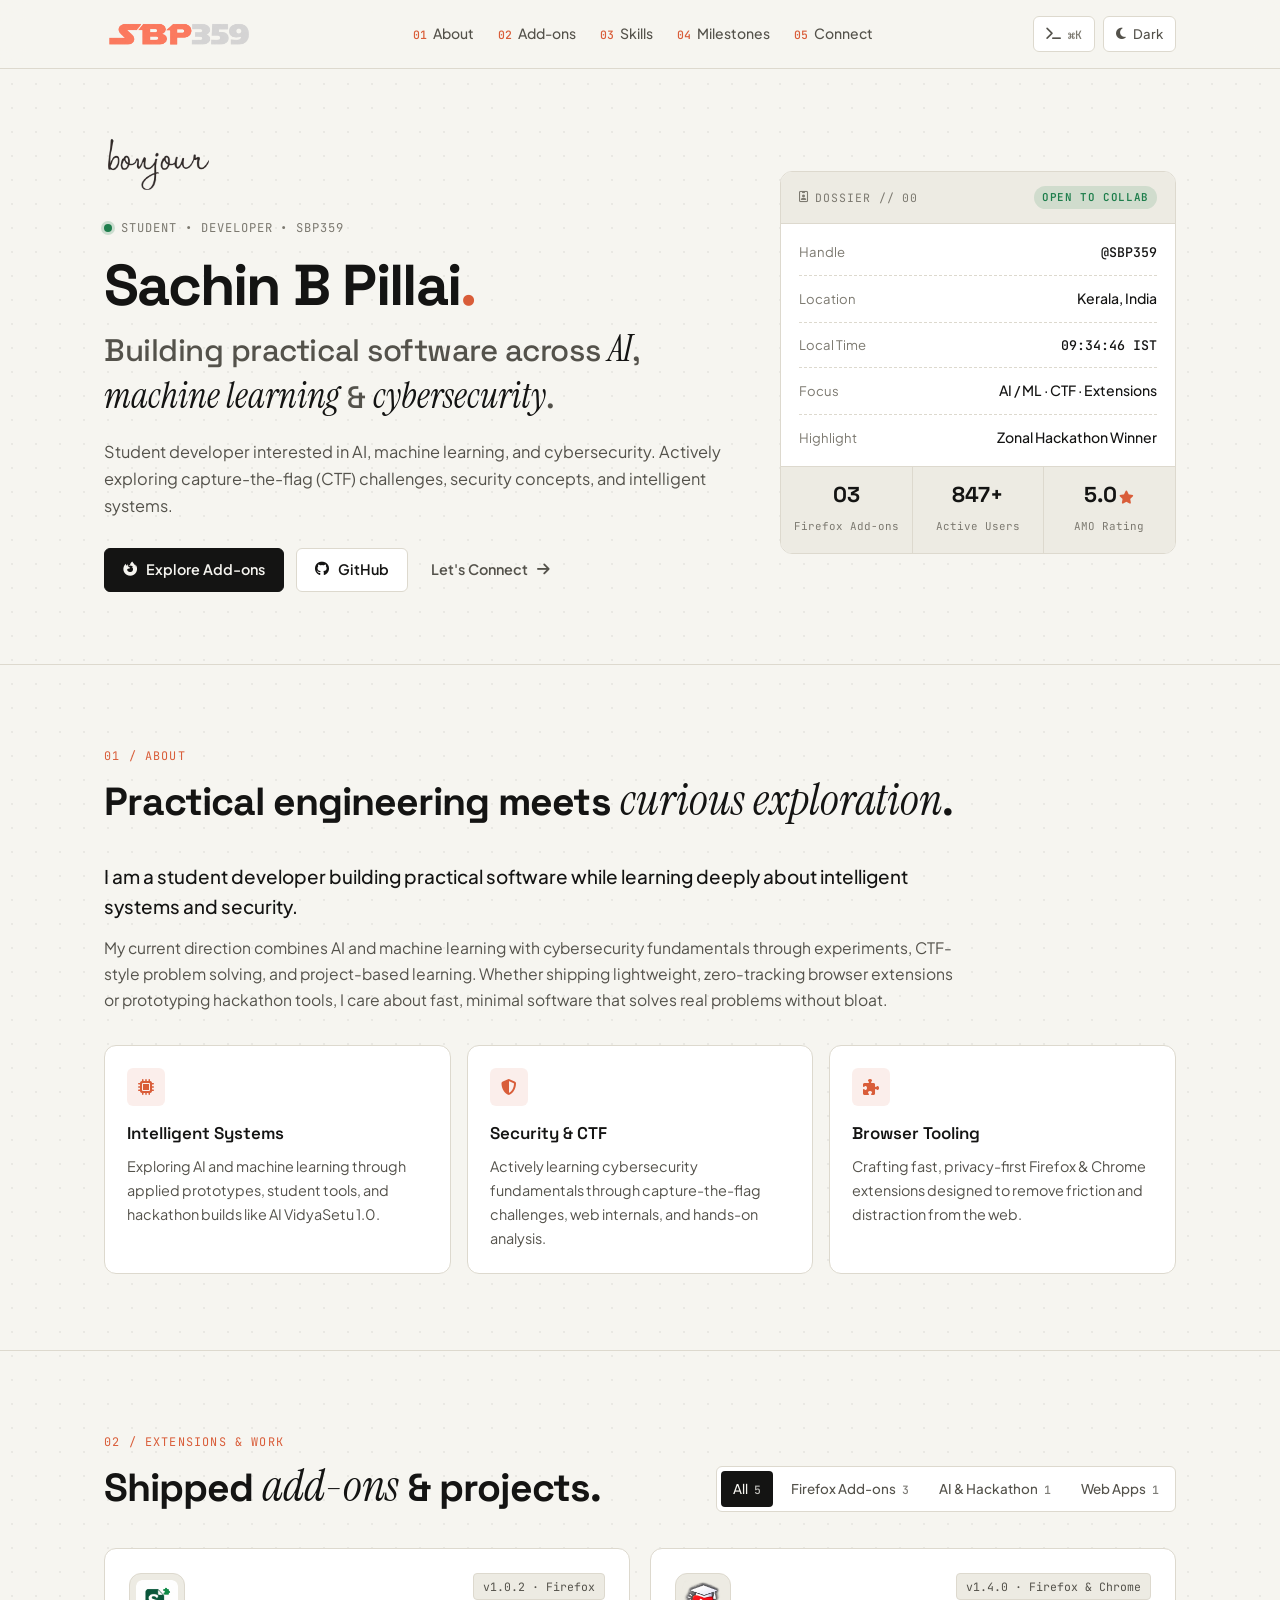
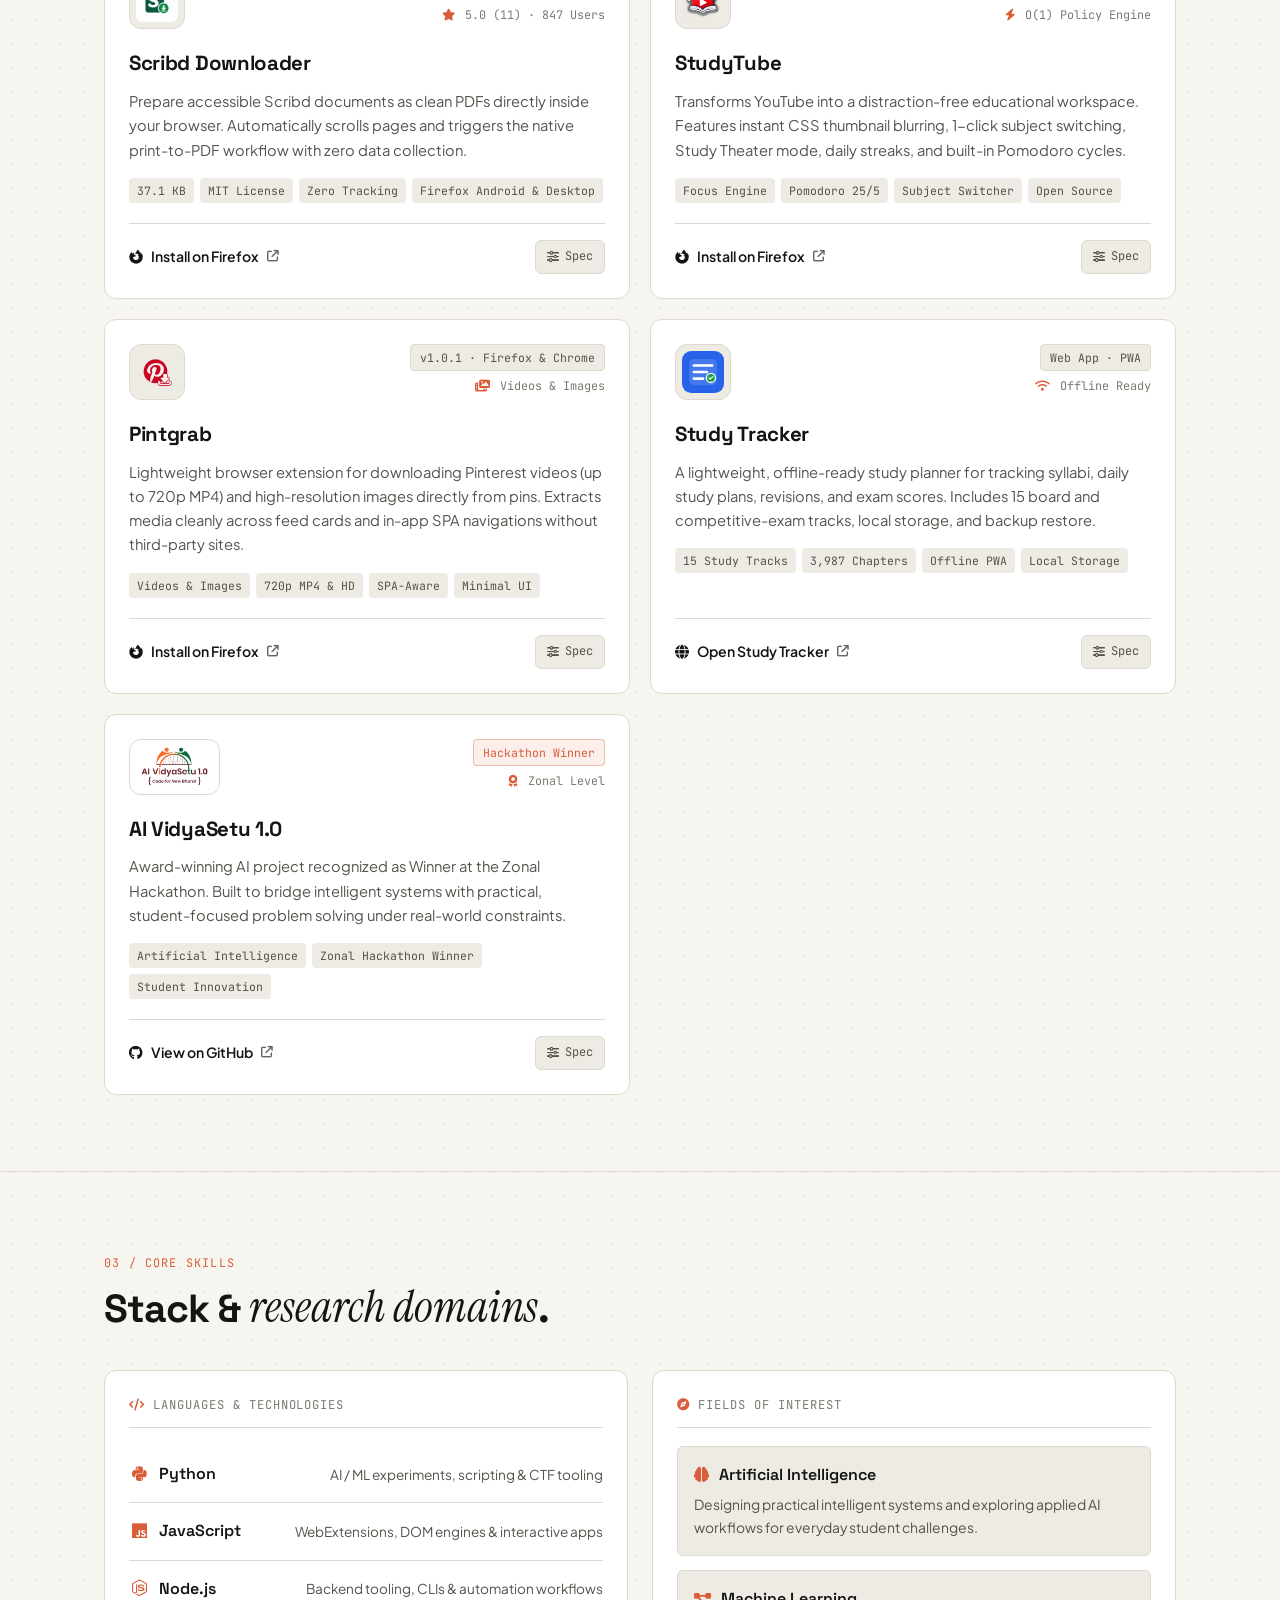
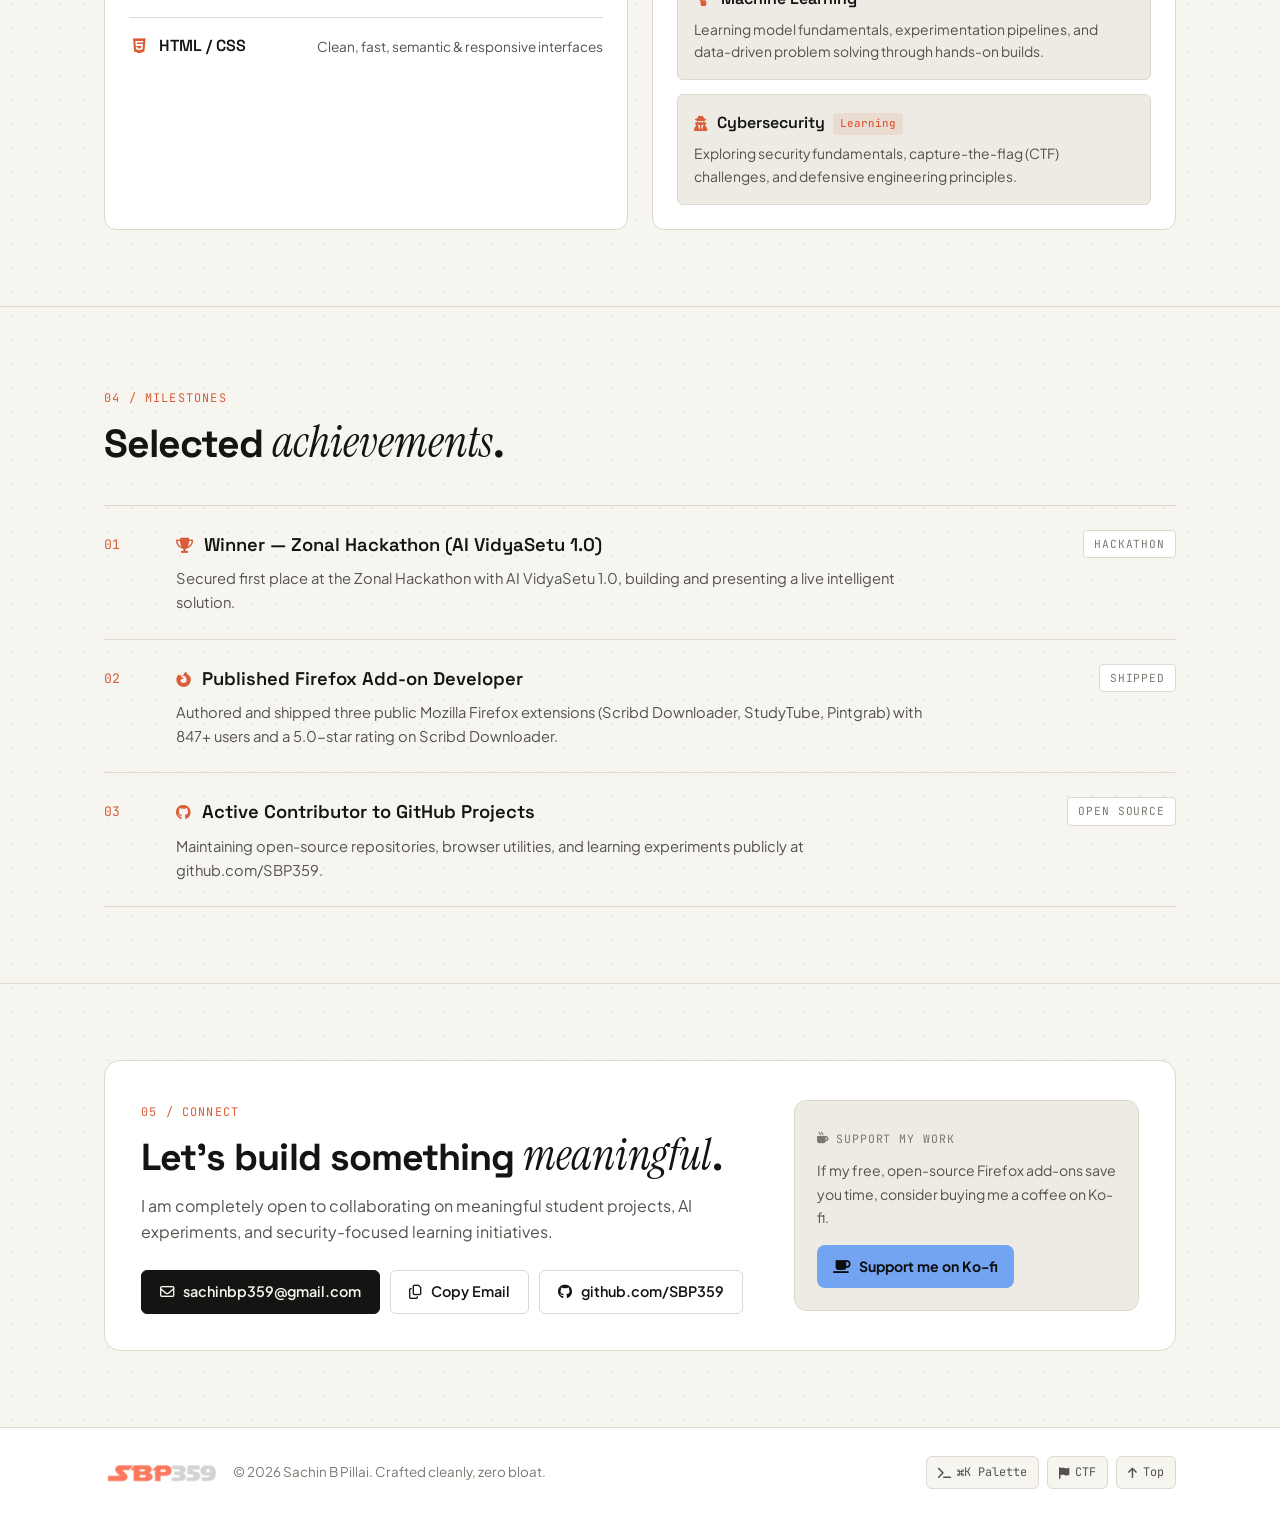
<file: index.html>
<!DOCTYPE html>
<html lang="en" data-theme="dark">
<head>
  <meta charset="UTF-8" />
  <meta name="viewport" content="width=device-width, initial-scale=1.0" />
  <title>Sachin B Pillai (SBP359) — Student Developer · AI &amp; Security</title>
  <meta name="description" content="Sachin B Pillai (SBP359) — Student developer building practical software across AI, machine learning, cybersecurity, and browser extensions." />
  <link rel="icon" href="assets/ico.ico" type="image/x-icon" />

  <!-- Distinctive Editorial & Technical Fonts -->
  <link rel="preconnect" href="https://fonts.googleapis.com" />
  <link rel="preconnect" href="https://fonts.gstatic.com" crossorigin />
  <link href="https://fonts.googleapis.com/css2?family=Instrument+Serif:ital@0;1&family=JetBrains+Mono:wght@400;500;600&family=Plus+Jakarta+Sans:wght@400;500;600;700&family=Space+Grotesk:wght@500;600;700&display=swap" rel="stylesheet" />

  <!-- Font Awesome 6 -->
  <link rel="stylesheet" href="https://cdnjs.cloudflare.com/ajax/libs/font-awesome/6.5.2/css/all.min.css" />

  <link rel="stylesheet" href="css/style.css" />
</head>
<body>
  <!-- Scroll Reading Progress Hairline -->
  <div class="scroll-progress" id="scroll-progress" aria-hidden="true"></div>

  <!-- Top Navigation -->
  <header class="site-header" id="top">
    <div class="container header-inner">
      <a href="#top" class="brand-link" aria-label="SBP359 Home">
        <img src="assets/sbp.png" alt="SBP359" class="brand-logo" />
      </a>

      <nav class="main-nav" aria-label="Primary navigation">
        <a href="#about" class="nav-link"><span class="nav-idx">01</span> About</a>
        <a href="#addons" class="nav-link"><span class="nav-idx">02</span> Add-ons</a>
        <a href="#skills" class="nav-link"><span class="nav-idx">03</span> Skills</a>
        <a href="#achievements" class="nav-link"><span class="nav-idx">04</span> Milestones</a>
        <a href="#connect" class="nav-link"><span class="nav-idx">05</span> Connect</a>
      </nav>

      <div class="header-actions">
        <button type="button" class="icon-pill cmd-trigger" id="cmd-open-btn" title="Open Command Palette (Ctrl+K / ⌘K)" aria-label="Open Command Palette">
          <i class="fa-solid fa-terminal"></i>
          <span class="kbd-hint">⌘K</span>
        </button>

        <button type="button" class="icon-pill theme-toggle" id="theme-toggle" title="Toggle Light / Dark Theme (T)" aria-label="Toggle Light or Dark Theme">
          <i class="fa-solid fa-sun" id="theme-icon"></i>
          <span class="theme-label" id="theme-label">Light</span>
        </button>

        <button type="button" class="icon-pill mobile-menu-btn" id="mobile-menu-btn" aria-label="Open menu" aria-expanded="false">
          <i class="fa-solid fa-bars"></i>
        </button>
      </div>
    </div>

    <!-- Mobile Navigation Drawer -->
    <div class="mobile-nav" id="mobile-nav" hidden>
      <div class="container mobile-nav-inner">
        <a href="#about" class="mobile-nav-link"><span>01</span> About Me</a>
        <a href="#addons" class="mobile-nav-link"><span>02</span> Add-ons &amp; Work</a>
        <a href="#skills" class="mobile-nav-link"><span>03</span> Core Skills</a>
        <a href="#achievements" class="mobile-nav-link"><span>04</span> Milestones</a>
        <a href="#connect" class="mobile-nav-link"><span>05</span> Let's Connect</a>
      </div>
    </div>
  </header>

  <main>
    <!-- HERO SECTION -->
    <section class="hero-section">
      <div class="container hero-grid">
        <div class="hero-copy">
          <div class="bonjour-wrap" aria-label="Bonjour">
            <img src="assets/bonjour_dark.png" alt="Bonjour" class="bonjour-img bonjour-dark" />
            <img src="assets/bonjour_light.png" alt="Bonjour" class="bonjour-img bonjour-light" />
          </div>

          <div class="eyebrow-row">
            <span class="status-dot" aria-hidden="true"></span>
            <span class="mono-tag">STUDENT &bull; DEVELOPER &bull; SBP359</span>
          </div>

          <h1 class="hero-title">
            Sachin B Pillai<span class="accent-dot">.</span>
            <span class="hero-subtitle-line">
              Building practical software across
              <em class="serif-em">AI</em>, <em class="serif-em">machine learning</em> &amp; <em class="serif-em">cybersecurity</em>.
            </span>
          </h1>

          <p class="hero-lead">
            Student developer interested in AI, machine learning, and cybersecurity. Actively exploring capture-the-flag (CTF) challenges, security concepts, and intelligent systems.
          </p>

          <div class="hero-cta-row">
            <a href="#addons" class="btn btn-primary">
              <i class="fa-brands fa-firefox-browser"></i>
              <span>Explore Add-ons</span>
            </a>
            <a href="https://github.com/SBP359" target="_blank" rel="noopener noreferrer" class="btn btn-outline">
              <i class="fa-brands fa-github"></i>
              <span>GitHub</span>
            </a>
            <a href="#connect" class="btn btn-ghost">
              <span>Let's Connect</span>
              <i class="fa-solid fa-arrow-right"></i>
            </a>
          </div>
        </div>

        <!-- Architectural Dossier Card -->
        <aside class="dossier-card" aria-label="Developer Dossier">
          <div class="dossier-header">
            <span class="mono-label"><i class="fa-regular fa-id-badge"></i> DOSSIER // 00</span>
            <span class="mono-badge live-badge">OPEN TO COLLAB</span>
          </div>

          <div class="dossier-rows">
            <div class="dossier-row">
              <span class="dossier-key">Handle</span>
              <span class="dossier-val mono">@SBP359</span>
            </div>
            <div class="dossier-row">
              <span class="dossier-key">Location</span>
              <span class="dossier-val">Kerala, India</span>
            </div>
            <div class="dossier-row">
              <span class="dossier-key">Local Time</span>
              <span class="dossier-val mono" id="ist-clock">--:--:-- IST</span>
            </div>
            <div class="dossier-row">
              <span class="dossier-key">Focus</span>
              <span class="dossier-val">AI / ML &middot; CTF &middot; Extensions</span>
            </div>
            <div class="dossier-row">
              <span class="dossier-key">Highlight</span>
              <span class="dossier-val">Zonal Hackathon Winner</span>
            </div>
          </div>

          <div class="dossier-metrics">
            <div class="metric-cell">
              <span class="metric-num">03</span>
              <span class="metric-lbl">Firefox Add-ons</span>
            </div>
            <div class="metric-cell">
              <span class="metric-num">847+</span>
              <span class="metric-lbl">Active Users</span>
            </div>
            <div class="metric-cell">
              <span class="metric-num">5.0<i class="fa-solid fa-star metric-star"></i></span>
              <span class="metric-lbl">AMO Rating</span>
            </div>
          </div>
        </aside>
      </div>
    </section>

    <!-- 01 / ABOUT SECTION -->
    <section class="section" id="about">
      <div class="container">
        <div class="section-head">
          <span class="section-index">01 / ABOUT</span>
          <h2 class="section-title">Practical engineering meets <em class="serif-em">curious exploration</em>.</h2>
        </div>

        <div class="about-grid">
          <div class="about-prose">
            <p class="lead-paragraph">
              I am a student developer building practical software while learning deeply about intelligent systems and security.
            </p>
            <p class="body-paragraph">
              My current direction combines AI and machine learning with cybersecurity fundamentals through experiments, CTF-style problem solving, and project-based learning. Whether shipping lightweight, zero-tracking browser extensions or prototyping hackathon tools, I care about fast, minimal software that solves real problems without bloat.
            </p>
          </div>

          <div class="pillars-grid">
            <article class="pillar-item">
              <div class="pillar-icon"><i class="fa-solid fa-microchip"></i></div>
              <h3>Intelligent Systems</h3>
              <p>Exploring AI and machine learning through applied prototypes, student tools, and hackathon builds like AI VidyaSetu 1.0.</p>
            </article>
            <article class="pillar-item">
              <div class="pillar-icon"><i class="fa-solid fa-shield-halved"></i></div>
              <h3>Security &amp; CTF</h3>
              <p>Actively learning cybersecurity fundamentals through capture-the-flag challenges, web internals, and hands-on analysis.</p>
            </article>
            <article class="pillar-item">
              <div class="pillar-icon"><i class="fa-solid fa-puzzle-piece"></i></div>
              <h3>Browser Tooling</h3>
              <p>Crafting fast, privacy-first Firefox &amp; Chrome extensions designed to remove friction and distraction from the web.</p>
            </article>
          </div>
        </div>
      </div>
    </section>

    <!-- 02 / ADD-ONS & FEATURED WORK -->
    <section class="section" id="addons">
      <div class="container">
        <div class="section-head section-head-split">
          <div>
            <span class="section-index">02 / EXTENSIONS &amp; WORK</span>
            <h2 class="section-title">Shipped <em class="serif-em">add-ons</em> &amp; projects.</h2>
          </div>

          <div class="filter-bar" role="tablist" aria-label="Filter projects">
            <button type="button" class="filter-btn active" data-filter="all" role="tab" aria-selected="true">All <span class="filter-count">5</span></button>
            <button type="button" class="filter-btn" data-filter="extensions" role="tab" aria-selected="false">Firefox Add-ons <span class="filter-count">3</span></button>
            <button type="button" class="filter-btn" data-filter="ai" role="tab" aria-selected="false">AI &amp; Hackathon <span class="filter-count">1</span></button>
            <button type="button" class="filter-btn" data-filter="web" role="tab" aria-selected="false">Web Apps <span class="filter-count">1</span></button>
          </div>
        </div>

        <div class="projects-grid" id="projects-grid">
          <!-- Card 1: Scribd Downloader -->
          <article class="project-card" data-category="extensions" data-project-id="scribd-downloader">
            <div class="project-top">
              <div class="addon-icon-frame">
                <img src="assets/icon128.png" alt="Scribd Downloader icon" class="addon-icon" />
              </div>
              <div class="project-meta-right">
                <span class="mono-pill">v1.0.2 &middot; Firefox</span>
                <span class="verified-stat"><i class="fa-solid fa-star"></i> 5.0 (11) &middot; 847 Users</span>
              </div>
            </div>

            <div class="project-body">
              <h3 class="project-title">Scribd Downloader</h3>
              <p class="project-desc">
                Prepare accessible Scribd documents as clean PDFs directly inside your browser. Automatically scrolls pages and triggers the native print-to-PDF workflow with zero data collection.
              </p>
              <ul class="tag-list">
                <li>37.1 KB</li>
                <li>MIT License</li>
                <li>Zero Tracking</li>
                <li>Firefox Android &amp; Desktop</li>
              </ul>
            </div>

            <div class="project-footer">
              <a href="https://addons.mozilla.org/en-US/firefox/addon/scribd-downloader/" target="_blank" rel="noopener noreferrer" class="card-link-primary">
                <i class="fa-brands fa-firefox-browser"></i>
                <span>Install on Firefox</span>
                <i class="fa-solid fa-arrow-up-right-from-square link-ext"></i>
              </a>
              <button type="button" class="card-spec-btn" data-inspect="scribd-downloader">
                <i class="fa-solid fa-sliders"></i>
                <span>Spec</span>
              </button>
            </div>
          </article>

          <!-- Card 2: StudyTube -->
          <article class="project-card" data-category="extensions" data-project-id="studytube">
            <div class="project-top">
              <div class="addon-icon-frame">
                <img src="assets/studytube-icon.png" alt="StudyTube icon" class="addon-icon" />
              </div>
              <div class="project-meta-right">
                <span class="mono-pill">v1.4.0 &middot; Firefox &amp; Chrome</span>
                <span class="verified-stat"><i class="fa-solid fa-bolt"></i> O(1) Policy Engine</span>
              </div>
            </div>

            <div class="project-body">
              <h3 class="project-title">StudyTube</h3>
              <p class="project-desc">
                Transforms YouTube into a distraction-free educational workspace. Features instant CSS thumbnail blurring, 1-click subject switching, Study Theater mode, daily streaks, and built-in Pomodoro cycles.
              </p>
              <ul class="tag-list">
                <li>Focus Engine</li>
                <li>Pomodoro 25/5</li>
                <li>Subject Switcher</li>
                <li>Open Source</li>
              </ul>
            </div>

            <div class="project-footer">
              <a href="https://addons.mozilla.org/en-US/firefox/addon/studytube-v1/" target="_blank" rel="noopener noreferrer" class="card-link-primary">
                <i class="fa-brands fa-firefox-browser"></i>
                <span>Install on Firefox</span>
                <i class="fa-solid fa-arrow-up-right-from-square link-ext"></i>
              </a>
              <button type="button" class="card-spec-btn" data-inspect="studytube">
                <i class="fa-solid fa-sliders"></i>
                <span>Spec</span>
              </button>
            </div>
          </article>

          <!-- Card 3: Pintgrab -->
          <article class="project-card" data-category="extensions" data-project-id="pintgrab">
            <div class="project-top">
              <div class="addon-icon-frame">
                <img src="assets/icon256.png" alt="Pintgrab icon" class="addon-icon" />
              </div>
              <div class="project-meta-right">
                <span class="mono-pill">v1.0.1 &middot; Firefox &amp; Chrome</span>
                <span class="verified-stat"><i class="fa-solid fa-photo-film"></i> Videos &amp; Images</span>
              </div>
            </div>

            <div class="project-body">
              <h3 class="project-title">Pintgrab</h3>
              <p class="project-desc">
                Lightweight browser extension for downloading Pinterest videos (up to 720p MP4) and high-resolution images directly from pins. Extracts media cleanly across feed cards and in-app SPA navigations without third-party sites.
              </p>
              <ul class="tag-list">
                <li>Videos &amp; Images</li>
                <li>720p MP4 &amp; HD</li>
                <li>SPA-Aware</li>
                <li>Minimal UI</li>
              </ul>
            </div>

            <div class="project-footer">
              <a href="https://addons.mozilla.org/en-US/firefox/addon/pintgrab/" target="_blank" rel="noopener noreferrer" class="card-link-primary">
                <i class="fa-brands fa-firefox-browser"></i>
                <span>Install on Firefox</span>
                <i class="fa-solid fa-arrow-up-right-from-square link-ext"></i>
              </a>
              <button type="button" class="card-spec-btn" data-inspect="pintgrab">
                <i class="fa-solid fa-sliders"></i>
                <span>Spec</span>
              </button>
            </div>
          </article>

          <!-- Card 4: Study Tracker -->
          <article class="project-card" data-category="web" data-project-id="study-tracker">
            <div class="project-top">
              <div class="addon-icon-frame">
                <img src="assets/studytracker-icon.svg" alt="Study Tracker icon" class="addon-icon" />
              </div>
              <div class="project-meta-right">
                <span class="mono-pill">Web App &middot; PWA</span>
                <span class="verified-stat"><i class="fa-solid fa-wifi"></i> Offline Ready</span>
              </div>
            </div>

            <div class="project-body">
              <h3 class="project-title">Study Tracker</h3>
              <p class="project-desc">
                A lightweight, offline-ready study planner for tracking syllabi, daily study plans, revisions, and exam scores. Includes 15 board and competitive-exam tracks, local storage, and backup restore.
              </p>
              <ul class="tag-list">
                <li>15 Study Tracks</li>
                <li>3,987 Chapters</li>
                <li>Offline PWA</li>
                <li>Local Storage</li>
              </ul>
            </div>

            <div class="project-footer">
              <a href="https://sbp359.github.io/Study-Tracker/" target="_blank" rel="noopener noreferrer" class="card-link-primary">
                <i class="fa-solid fa-globe"></i>
                <span>Open Study Tracker</span>
                <i class="fa-solid fa-arrow-up-right-from-square link-ext"></i>
              </a>
              <button type="button" class="card-spec-btn" data-inspect="study-tracker">
                <i class="fa-solid fa-sliders"></i>
                <span>Spec</span>
              </button>
            </div>
          </article>

          <!-- Card 5: AI VidyaSetu 1.0 -->
          <article class="project-card project-card-accent" data-category="ai" data-project-id="vidysetu-ai">
            <div class="project-top">
              <div class="addon-icon-frame vidyasetu-logo-frame">
                <img src="assets/vidyasetu-logo.png" alt="AI VidyaSetu 1.0 logo" class="vidyasetu-logo" />
              </div>
              <div class="project-meta-right">
                <span class="mono-pill accent-pill">Hackathon Winner</span>
                <span class="verified-stat"><i class="fa-solid fa-award"></i> Zonal Level</span>
              </div>
            </div>

            <div class="project-body">
              <h3 class="project-title">AI VidyaSetu 1.0</h3>
              <p class="project-desc">
                Award-winning AI project recognized as Winner at the Zonal Hackathon. Built to bridge intelligent systems with practical, student-focused problem solving under real-world constraints.
              </p>
              <ul class="tag-list">
                <li>Artificial Intelligence</li>
                <li>Zonal Hackathon Winner</li>
                <li>Student Innovation</li>
              </ul>
            </div>

            <div class="project-footer">
              <a href="https://github.com/SBP359" target="_blank" rel="noopener noreferrer" class="card-link-primary">
                <i class="fa-brands fa-github"></i>
                <span>View on GitHub</span>
                <i class="fa-solid fa-arrow-up-right-from-square link-ext"></i>
              </a>
              <button type="button" class="card-spec-btn" data-inspect="vidysetu-ai">
                <i class="fa-solid fa-sliders"></i>
                <span>Spec</span>
              </button>
            </div>
          </article>
        </div>
      </div>
    </section>

    <!-- 03 / CORE SKILLS & INTERESTS -->
    <section class="section" id="skills">
      <div class="container">
        <div class="section-head">
          <span class="section-index">03 / CORE SKILLS</span>
          <h2 class="section-title">Stack &amp; <em class="serif-em">research domains</em>.</h2>
        </div>

        <div class="skills-layout">
          <div class="skills-panel">
            <div class="panel-label">
              <i class="fa-solid fa-code"></i>
              <span>Languages &amp; Technologies</span>
            </div>
            <div class="skill-rows">
              <div class="skill-row">
                <div class="skill-name">
                  <i class="fa-brands fa-python"></i>
                  <span>Python</span>
                </div>
                <span class="skill-note">AI / ML experiments, scripting &amp; CTF tooling</span>
              </div>
              <div class="skill-row">
                <div class="skill-name">
                  <i class="fa-brands fa-js"></i>
                  <span>JavaScript</span>
                </div>
                <span class="skill-note">WebExtensions, DOM engines &amp; interactive apps</span>
              </div>
              <div class="skill-row">
                <div class="skill-name">
                  <i class="fa-brands fa-node-js"></i>
                  <span>Node.js</span>
                </div>
                <span class="skill-note">Backend tooling, CLIs &amp; automation workflows</span>
              </div>
              <div class="skill-row">
                <div class="skill-name">
                  <i class="fa-brands fa-html5"></i>
                  <span>HTML / CSS</span>
                </div>
                <span class="skill-note">Clean, fast, semantic &amp; responsive interfaces</span>
              </div>
            </div>
          </div>

          <div class="skills-panel">
            <div class="panel-label">
              <i class="fa-solid fa-compass"></i>
              <span>Fields of Interest</span>
            </div>
            <div class="interest-cards">
              <div class="interest-card">
                <div class="interest-head">
                  <i class="fa-solid fa-brain"></i>
                  <h3>Artificial Intelligence</h3>
                </div>
                <p>Designing practical intelligent systems and exploring applied AI workflows for everyday student challenges.</p>
              </div>
              <div class="interest-card">
                <div class="interest-head">
                  <i class="fa-solid fa-diagram-project"></i>
                  <h3>Machine Learning</h3>
                </div>
                <p>Learning model fundamentals, experimentation pipelines, and data-driven problem solving through hands-on builds.</p>
              </div>
              <div class="interest-card">
                <div class="interest-head">
                  <i class="fa-solid fa-user-secret"></i>
                  <h3>Cybersecurity <span class="learning-tag">Learning</span></h3>
                </div>
                <p>Exploring security fundamentals, capture-the-flag (CTF) challenges, and defensive engineering principles.</p>
              </div>
            </div>
          </div>
        </div>
      </div>
    </section>

    <!-- 04 / ACHIEVEMENTS & MILESTONES -->
    <section class="section" id="achievements">
      <div class="container">
        <div class="section-head">
          <span class="section-index">04 / MILESTONES</span>
          <h2 class="section-title">Selected <em class="serif-em">achievements</em>.</h2>
        </div>

        <div class="milestone-list">
          <div class="milestone-row">
            <span class="milestone-num">01</span>
            <div class="milestone-content">
              <h3><i class="fa-solid fa-trophy milestone-icon"></i> Winner &mdash; Zonal Hackathon (AI VidyaSetu 1.0)</h3>
              <p>Secured first place at the Zonal Hackathon with AI VidyaSetu 1.0, building and presenting a live intelligent solution.</p>
            </div>
            <span class="milestone-tag">HACKATHON</span>
          </div>

          <div class="milestone-row">
            <span class="milestone-num">02</span>
            <div class="milestone-content">
              <h3><i class="fa-brands fa-firefox-browser milestone-icon"></i> Published Firefox Add-on Developer</h3>
              <p>Authored and shipped three public Mozilla Firefox extensions (Scribd Downloader, StudyTube, Pintgrab) with 847+ users and a 5.0-star rating on Scribd Downloader.</p>
            </div>
            <span class="milestone-tag">SHIPPED</span>
          </div>

          <div class="milestone-row">
            <span class="milestone-num">03</span>
            <div class="milestone-content">
              <h3><i class="fa-brands fa-github milestone-icon"></i> Active Contributor to GitHub Projects</h3>
              <p>Maintaining open-source repositories, browser utilities, and learning experiments publicly at github.com/SBP359.</p>
            </div>
            <span class="milestone-tag">OPEN SOURCE</span>
          </div>
        </div>
      </div>
    </section>

    <!-- 05 / CONNECT & SUPPORT -->
    <section class="section connect-section" id="connect">
      <div class="container">
        <div class="connect-box">
          <div class="connect-left">
            <span class="section-index">05 / CONNECT</span>
            <h2 class="connect-title">Let's build something <em class="serif-em">meaningful</em>.</h2>
            <p class="connect-lead">
              I am completely open to collaborating on meaningful student projects, AI experiments, and security-focused learning initiatives.
            </p>

            <div class="connect-actions">
              <a href="mailto:sachinbp359@gmail.com" class="btn btn-primary">
                <i class="fa-regular fa-envelope"></i>
                <span>sachinbp359@gmail.com</span>
              </a>
              <button type="button" class="btn btn-outline" id="copy-email-btn">
                <i class="fa-regular fa-copy"></i>
                <span>Copy Email</span>
              </button>
              <a href="https://github.com/SBP359" target="_blank" rel="noopener noreferrer" class="btn btn-outline">
                <i class="fa-brands fa-github"></i>
                <span>github.com/SBP359</span>
              </a>
            </div>
          </div>

          <div class="connect-right">
            <div class="kofi-card">
              <span class="mono-label"><i class="fa-solid fa-mug-hot"></i> SUPPORT MY WORK</span>
              <p>If my free, open-source Firefox add-ons save you time, consider buying me a coffee on Ko-fi.</p>
              <div class="kofi-widget-slot" id="kofi-widget-slot">
                <a href="https://ko-fi.com/A0S22AIZ7L" target="_blank" rel="noopener noreferrer" class="kofi-fallback-btn">
                  <i class="fa-solid fa-mug-saucer"></i>
                  <span>Support me on Ko-fi</span>
                </a>
              </div>
              <script type="text/javascript" src="https://storage.ko-fi.com/cdn/widget/Widget_2.js"></script>
              <script type="text/javascript">
                (function () {
                  try {
                    if (typeof kofiwidget2 !== 'undefined') {
                      var slot = document.getElementById('kofi-widget-slot');
                      kofiwidget2.init('Support me on Ko-fi', '#72a4f2', 'A0S22AIZ7L');
                      if (slot && typeof kofiwidget2.getHTML === 'function') {
                        slot.innerHTML = kofiwidget2.getHTML();
                      }
                    }
                  } catch (e) {
                    /* Fallback button remains visible */
                  }
                })();
              </script>
            </div>
          </div>
        </div>
      </div>
    </section>
  </main>

  <!-- FOOTER -->
  <footer class="site-footer">
    <div class="container footer-inner">
      <div class="footer-brand">
        <img src="assets/sbp.png" alt="SBP359" class="footer-logo" />
        <span class="footer-copy">&copy; 2026 Sachin B Pillai. Crafted cleanly, zero bloat.</span>
      </div>

      <div class="footer-tools">
        <button type="button" class="footer-btn" id="footer-cmd-btn">
          <i class="fa-solid fa-terminal"></i> ⌘K Palette
        </button>
        <button type="button" class="footer-btn" id="ctf-open-btn" title="Try a tiny CTF challenge">
          <i class="fa-solid fa-flag"></i> CTF
        </button>
        <a href="#top" class="footer-btn" aria-label="Back to top">
          <i class="fa-solid fa-arrow-up"></i> Top
        </a>
      </div>
    </div>
  </footer>

  <!-- SPEC SHEET MODAL -->
  <div class="modal-backdrop" id="spec-modal" hidden role="dialog" aria-modal="true" aria-labelledby="spec-modal-title">
    <div class="modal-sheet">
      <div class="modal-header">
        <div class="modal-title-group">
          <span class="mono-label" id="spec-modal-kicker">SPECIFICATION</span>
          <h3 id="spec-modal-title">Project Title</h3>
        </div>
        <button type="button" class="modal-close" id="spec-modal-close" aria-label="Close specification">
          <i class="fa-solid fa-xmark"></i>
        </button>
      </div>
      <div class="modal-body" id="spec-modal-body"></div>
      <div class="modal-footer" id="spec-modal-footer"></div>
    </div>
  </div>

  <!-- COMMAND PALETTE MODAL (Cmd+K / Ctrl+K) -->
  <div class="modal-backdrop" id="cmd-modal" hidden role="dialog" aria-modal="true" aria-label="Command Palette">
    <div class="cmd-sheet">
      <div class="cmd-input-wrap">
        <i class="fa-solid fa-magnifying-glass"></i>
        <input type="text" id="cmd-input" placeholder="Type a command or jump to section..." autocomplete="off" />
        <span class="kbd-hint">ESC</span>
      </div>
      <div class="cmd-list" id="cmd-list"></div>
    </div>
  </div>

  <!-- CTF MINI-CHALLENGE MODAL -->
  <div class="modal-backdrop" id="ctf-modal" hidden role="dialog" aria-modal="true" aria-labelledby="ctf-modal-title">
    <div class="modal-sheet ctf-sheet">
      <div class="modal-header">
        <div class="modal-title-group">
          <span class="mono-label"><i class="fa-solid fa-flag"></i> MICRO-CTF // WARMUP</span>
          <h3 id="ctf-modal-title">Decode the Signal</h3>
        </div>
        <button type="button" class="modal-close" id="ctf-modal-close" aria-label="Close CTF challenge">
          <i class="fa-solid fa-xmark"></i>
        </button>
      </div>
      <div class="modal-body">
        <p class="ctf-desc">A tiny easter egg for fellow security learners. Decode this Base64 string and submit the flag below:</p>
        <div class="code-slab" id="ctf-cipher">U0JQMzU5e2dsb3J5X3RvX29wZW5fc291cmNlfQ==</div>
        <form id="ctf-form" class="ctf-form">
          <input type="text" id="ctf-input" placeholder="SBP359{...}" autocomplete="off" />
          <button type="submit" class="btn btn-primary">Verify Flag</button>
        </form>
        <p class="ctf-feedback" id="ctf-feedback" aria-live="polite"></p>
      </div>
    </div>
  </div>

  <!-- TOAST -->
  <div class="toast" id="toast" role="status" aria-live="polite"></div>

  <script src="js/main.js"></script>
</body>
</html>
</file>
<file: css/style.css>
/* ==========================================================================
   SBP359 — Editorial Minimal Portfolio Stylesheet
   Editorial craft: crisp hairlines, warm archival paper / obsidian dark themes,
   distinctive serif + grotesque + mono typography.
   ========================================================================== */

:root {
  /* Light Theme — Editorial Paper */
  --bg: #F6F5F0;
  --bg-elevated: #FFFFFF;
  --bg-subtle: #EDEBE3;
  --ink: #141413;
  --ink-secondary: #54524B;
  --ink-muted: #7C7970;
  --border: #DDD9CE;
  --border-strong: #C4BFB1;
  --accent: #D95D39;
  --accent-soft: rgba(217, 93, 57, 0.10);
  --accent-ink: #FFFFFF;
  --success: #1E7E4C;
  --grid-dot: rgba(20, 20, 19, 0.06);

  --font-display: 'Space Grotesk', system-ui, -apple-system, sans-serif;
  --font-serif: 'Instrument Serif', Georgia, serif;
  --font-body: 'Plus Jakarta Sans', system-ui, -apple-system, sans-serif;
  --font-mono: 'JetBrains Mono', ui-monospace, SFMono-Regular, monospace;

  --radius-sm: 6px;
  --radius-md: 12px;
  --radius-lg: 16px;
  --container: 1120px;
  --transition: 180ms cubic-bezier(0.22, 1, 0.36, 1);
}

[data-theme="dark"] {
  /* Dark Theme — Obsidian Studio */
  --bg: #0D0E0F;
  --bg-elevated: #141618;
  --bg-subtle: #1B1E21;
  --ink: #F2F1EC;
  --ink-secondary: #A6A9B0;
  --ink-muted: #747881;
  --border: #25282C;
  --border-strong: #373C42;
  --accent: #F38B73;
  --accent-soft: rgba(243, 139, 115, 0.12);
  --accent-ink: #0D0E0F;
  --success: #34D399;
  --grid-dot: rgba(242, 241, 236, 0.045);
}

/* Reset & Base */
*, *::before, *::after {
  box-sizing: border-box;
}

html {
  scroll-behavior: smooth;
  font-size: 16px;
}

body {
  margin: 0;
  font-family: var(--font-body);
  background-color: var(--bg);
  background-image: radial-gradient(var(--grid-dot) 1px, transparent 1px);
  background-size: 24px 24px;
  color: var(--ink);
  line-height: 1.65;
  -webkit-font-smoothing: antialiased;
  transition: background-color 220ms ease, color 220ms ease;
  overflow-x: hidden;
}

img {
  max-width: 100%;
  height: auto;
  display: block;
}

a {
  color: inherit;
  text-decoration: none;
}

button {
  font: inherit;
  color: inherit;
  cursor: pointer;
}

.container {
  width: 100%;
  max-width: var(--container);
  margin: 0 auto;
  padding: 0 24px;
}

/* Scroll Progress Hairline */
.scroll-progress {
  position: fixed;
  top: 0;
  left: 0;
  height: 2px;
  width: 0%;
  background: var(--accent);
  z-index: 1000;
  transition: width 60ms linear;
}

/* Header */
.site-header {
  position: sticky;
  top: 0;
  z-index: 100;
  background: color-mix(in srgb, var(--bg) 88%, transparent);
  backdrop-filter: blur(12px);
  -webkit-backdrop-filter: blur(12px);
  border-bottom: 1px solid var(--border);
}

.header-inner {
  height: 68px;
  display: flex;
  align-items: center;
  justify-content: space-between;
  gap: 16px;
}

.brand-link {
  display: inline-flex;
  align-items: center;
  flex-shrink: 0;
}

.brand-logo {
  height: 26px;
  width: auto;
  object-fit: contain;
}

.main-nav {
  display: flex;
  align-items: center;
  gap: 24px;
}

.nav-link {
  font-size: 0.875rem;
  font-weight: 500;
  color: var(--ink-secondary);
  transition: color var(--transition);
  white-space: nowrap;
}

.nav-link:hover,
.nav-link.active {
  color: var(--ink);
}

.nav-idx {
  font-family: var(--font-mono);
  font-size: 0.72rem;
  color: var(--accent);
  margin-right: 4px;
}

.header-actions {
  display: flex;
  align-items: center;
  gap: 8px;
}

.icon-pill {
  display: inline-flex;
  align-items: center;
  gap: 7px;
  height: 36px;
  padding: 0 12px;
  background: var(--bg-elevated);
  border: 1px solid var(--border);
  border-radius: var(--radius-sm);
  font-size: 0.82rem;
  font-weight: 500;
  color: var(--ink-secondary);
  transition: border-color var(--transition), color var(--transition), background-color var(--transition);
}

.icon-pill:hover {
  border-color: var(--border-strong);
  color: var(--ink);
}

.kbd-hint {
  font-family: var(--font-mono);
  font-size: 0.72rem;
  color: var(--ink-muted);
}

.mobile-menu-btn {
  display: none;
  padding: 0 11px;
}

/* Mobile Nav Drawer */
.mobile-nav {
  border-top: 1px solid var(--border);
  background: var(--bg-elevated);
}

.mobile-nav-inner {
  display: flex;
  flex-direction: column;
  padding-top: 8px;
  padding-bottom: 14px;
}

.mobile-nav-link {
  display: flex;
  align-items: center;
  gap: 12px;
  padding: 12px 4px;
  border-bottom: 1px solid var(--border);
  font-size: 0.95rem;
  font-weight: 500;
}

.mobile-nav-link:last-child {
  border-bottom: none;
}

.mobile-nav-link span {
  font-family: var(--font-mono);
  font-size: 0.75rem;
  color: var(--accent);
}

/* Hero Section */
.hero-section {
  padding: 64px 0 72px;
  border-bottom: 1px solid var(--border);
}

.hero-grid {
  display: grid;
  grid-template-columns: minmax(0, 1.35fr) minmax(300px, 0.85fr);
  gap: 48px;
  align-items: center;
}

/* Theme-reactive Bonjour Signature */
.bonjour-wrap {
  margin-bottom: 18px;
  height: 62px;
  display: flex;
  align-items: center;
}

.bonjour-img {
  height: 60px;
  width: auto;
  object-fit: contain;
  user-select: none;
}

[data-theme="dark"] .bonjour-dark {
  display: block;
  mix-blend-mode: screen;
}
[data-theme="dark"] .bonjour-light {
  display: none;
}

[data-theme="light"] .bonjour-light {
  display: block;
  mix-blend-mode: multiply;
}
[data-theme="light"] .bonjour-dark {
  display: none;
}

.eyebrow-row {
  display: inline-flex;
  align-items: center;
  gap: 9px;
  margin-bottom: 16px;
}

.status-dot {
  width: 8px;
  height: 8px;
  border-radius: 50%;
  background: var(--success);
  box-shadow: 0 0 0 3px color-mix(in srgb, var(--success) 20%, transparent);
}

.mono-tag {
  font-family: var(--font-mono);
  font-size: 0.76rem;
  letter-spacing: 0.08em;
  color: var(--ink-muted);
}

.hero-title {
  margin: 0 0 20px;
  font-family: var(--font-display);
  font-size: clamp(2.4rem, 5vw, 3.6rem);
  font-weight: 700;
  line-height: 1.08;
  letter-spacing: -0.03em;
}

.accent-dot {
  color: var(--accent);
}

.hero-subtitle-line {
  display: block;
  margin-top: 10px;
  font-size: clamp(1.35rem, 2.7vw, 1.95rem);
  font-weight: 500;
  line-height: 1.28;
  letter-spacing: -0.015em;
  color: var(--ink-secondary);
}

.serif-em {
  font-family: var(--font-serif);
  font-style: italic;
  font-weight: 400;
  font-size: 1.16em;
  color: var(--ink);
  letter-spacing: 0;
}

.hero-lead {
  margin: 0 0 28px;
  max-width: 56ch;
  font-size: 1.02rem;
  color: var(--ink-secondary);
}

.hero-cta-row {
  display: flex;
  flex-wrap: wrap;
  align-items: center;
  gap: 12px;
}

/* Buttons */
.btn {
  display: inline-flex;
  align-items: center;
  justify-content: center;
  gap: 9px;
  height: 44px;
  padding: 0 18px;
  border-radius: var(--radius-sm);
  font-size: 0.9rem;
  font-weight: 600;
  border: 1px solid transparent;
  transition: transform var(--transition), background-color var(--transition), border-color var(--transition), color var(--transition);
}

.btn:active {
  transform: translateY(1px);
}

.btn-primary {
  background: var(--ink);
  color: var(--bg);
  border-color: var(--ink);
}

.btn-primary:hover {
  background: var(--accent);
  border-color: var(--accent);
  color: var(--accent-ink);
}

.btn-outline {
  background: var(--bg-elevated);
  border-color: var(--border);
  color: var(--ink);
}

.btn-outline:hover {
  border-color: var(--ink);
}

.btn-ghost {
  background: transparent;
  color: var(--ink-secondary);
  padding: 0 10px;
}

.btn-ghost:hover {
  color: var(--accent);
}

/* Architectural Dossier Card */
.dossier-card {
  background: var(--bg-elevated);
  border: 1px solid var(--border);
  border-radius: var(--radius-md);
  overflow: hidden;
}

.dossier-header {
  display: flex;
  align-items: center;
  justify-content: space-between;
  padding: 14px 18px;
  border-bottom: 1px solid var(--border);
  background: var(--bg-subtle);
}

.mono-label {
  font-family: var(--font-mono);
  font-size: 0.72rem;
  letter-spacing: 0.08em;
  color: var(--ink-muted);
  display: inline-flex;
  align-items: center;
  gap: 6px;
}

.mono-badge {
  font-family: var(--font-mono);
  font-size: 0.68rem;
  font-weight: 600;
  letter-spacing: 0.06em;
  padding: 3px 8px;
  border-radius: 999px;
}

.live-badge {
  color: var(--success);
  background: color-mix(in srgb, var(--success) 14%, transparent);
}

.dossier-rows {
  padding: 6px 18px;
}

.dossier-row {
  display: flex;
  align-items: baseline;
  justify-content: space-between;
  gap: 12px;
  padding: 11px 0;
  border-bottom: 1px dashed var(--border);
  font-size: 0.88rem;
}

.dossier-row:last-child {
  border-bottom: none;
}

.dossier-key {
  color: var(--ink-muted);
  font-size: 0.82rem;
}

.dossier-val {
  font-weight: 500;
  text-align: right;
}

.mono {
  font-family: var(--font-mono);
  font-size: 0.83rem;
}

.dossier-metrics {
  display: grid;
  grid-template-columns: repeat(3, 1fr);
  border-top: 1px solid var(--border);
  background: var(--bg-subtle);
}

.metric-cell {
  padding: 16px 12px;
  text-align: center;
  border-right: 1px solid var(--border);
}

.metric-cell:last-child {
  border-right: none;
}

.metric-num {
  display: block;
  font-family: var(--font-display);
  font-size: 1.35rem;
  font-weight: 700;
  line-height: 1.1;
  margin-bottom: 4px;
}

.metric-star {
  font-size: 0.82rem;
  color: var(--accent);
  margin-left: 2px;
}

.metric-lbl {
  font-family: var(--font-mono);
  font-size: 0.68rem;
  color: var(--ink-muted);
}

/* Sections */
.section {
  padding: 76px 0;
  border-bottom: 1px solid var(--border);
}

.section-head {
  margin-bottom: 36px;
}

.section-head-split {
  display: flex;
  align-items: flex-end;
  justify-content: space-between;
  flex-wrap: wrap;
  gap: 20px;
}

.section-index {
  display: inline-block;
  font-family: var(--font-mono);
  font-size: 0.74rem;
  letter-spacing: 0.1em;
  color: var(--accent);
  margin-bottom: 8px;
}

.section-title {
  margin: 0;
  font-family: var(--font-display);
  font-size: clamp(1.75rem, 3.2vw, 2.45rem);
  font-weight: 700;
  letter-spacing: -0.025em;
  line-height: 1.15;
}

/* About */
.about-grid {
  display: grid;
  grid-template-columns: 1fr;
  gap: 32px;
}

.about-prose {
  max-width: 72ch;
}

.lead-paragraph {
  margin: 0 0 14px;
  font-size: 1.18rem;
  font-weight: 500;
  color: var(--ink);
  line-height: 1.55;
}

.body-paragraph {
  margin: 0;
  color: var(--ink-secondary);
  font-size: 0.98rem;
}

.pillars-grid {
  display: grid;
  grid-template-columns: repeat(3, 1fr);
  gap: 16px;
}

.pillar-item {
  background: var(--bg-elevated);
  border: 1px solid var(--border);
  border-radius: var(--radius-md);
  padding: 22px;
  transition: border-color var(--transition);
}

.pillar-item:hover {
  border-color: var(--border-strong);
}

.pillar-icon {
  width: 38px;
  height: 38px;
  border-radius: var(--radius-sm);
  background: var(--accent-soft);
  color: var(--accent);
  display: inline-flex;
  align-items: center;
  justify-content: center;
  font-size: 1rem;
  margin-bottom: 14px;
}

.pillar-item h3 {
  margin: 0 0 8px;
  font-family: var(--font-display);
  font-size: 1.06rem;
  font-weight: 600;
}

.pillar-item p {
  margin: 0;
  font-size: 0.9rem;
  color: var(--ink-secondary);
}

/* Filter Bar */
.filter-bar {
  display: inline-flex;
  flex-wrap: wrap;
  gap: 6px;
  padding: 4px;
  background: var(--bg-elevated);
  border: 1px solid var(--border);
  border-radius: var(--radius-sm);
}

.filter-btn {
  display: inline-flex;
  align-items: center;
  gap: 6px;
  padding: 7px 12px;
  border: none;
  border-radius: 4px;
  background: transparent;
  font-size: 0.84rem;
  font-weight: 500;
  color: var(--ink-secondary);
  transition: background-color var(--transition), color var(--transition);
}

.filter-btn:hover {
  color: var(--ink);
}

.filter-btn.active {
  background: var(--ink);
  color: var(--bg);
}

.filter-count {
  font-family: var(--font-mono);
  font-size: 0.72rem;
  opacity: 0.75;
}

/* Projects / Add-ons Grid */
.projects-grid {
  display: grid;
  grid-template-columns: repeat(2, minmax(0, 1fr));
  gap: 20px;
}

.project-card {
  display: flex;
  flex-direction: column;
  background: var(--bg-elevated);
  border: 1px solid var(--border);
  border-radius: var(--radius-md);
  padding: 24px;
  transition: border-color var(--transition), transform var(--transition);
}

.project-card:hover {
  border-color: var(--accent);
  transform: translateY(-2px);
}

.project-card[hidden] {
  display: none;
}

.project-top {
  display: flex;
  align-items: flex-start;
  justify-content: space-between;
  gap: 14px;
  margin-bottom: 18px;
}

.addon-icon-frame {
  width: 56px;
  height: 56px;
  border-radius: 12px;
  background: var(--bg-subtle);
  border: 1px solid var(--border);
  display: flex;
  align-items: center;
  justify-content: center;
  padding: 6px;
  flex-shrink: 0;
  overflow: hidden;
}

.addon-icon {
  width: 100%;
  height: 100%;
  object-fit: contain;
  border-radius: 6px;
}


.vidyasetu-logo-frame {
  width: auto;
  max-width: 148px;
  height: 56px;
  padding: 6px 10px;
  background: #FFFFFF;
}

.vidyasetu-logo {
  height: 100%;
  width: auto;
  object-fit: contain;
}

.icon-glyph-frame {
  font-size: 1.45rem;
  color: var(--accent);
  background: var(--accent-soft);
  border-color: color-mix(in srgb, var(--accent) 30%, transparent);
}

.project-meta-right {
  display: flex;
  flex-direction: column;
  align-items: flex-end;
  gap: 6px;
  text-align: right;
}

.mono-pill {
  font-family: var(--font-mono);
  font-size: 0.72rem;
  padding: 3px 9px;
  border-radius: 4px;
  background: var(--bg-subtle);
  border: 1px solid var(--border);
  color: var(--ink-secondary);
}

.accent-pill {
  background: var(--accent-soft);
  border-color: color-mix(in srgb, var(--accent) 35%, transparent);
  color: var(--accent);
}

.verified-stat {
  font-family: var(--font-mono);
  font-size: 0.74rem;
  color: var(--ink-muted);
}

.verified-stat i {
  color: var(--accent);
  margin-right: 3px;
}

.project-body {
  flex: 1;
}

.project-title {
  margin: 0 0 8px;
  font-family: var(--font-display);
  font-size: 1.28rem;
  font-weight: 700;
  letter-spacing: -0.015em;
}

.project-desc {
  margin: 0 0 16px;
  font-size: 0.92rem;
  color: var(--ink-secondary);
}

.tag-list {
  display: flex;
  flex-wrap: wrap;
  gap: 6px;
  list-style: none;
  margin: 0 0 20px;
  padding: 0;
}

.tag-list li {
  font-family: var(--font-mono);
  font-size: 0.72rem;
  padding: 3px 8px;
  border-radius: 4px;
  background: var(--bg-subtle);
  color: var(--ink-secondary);
}

.project-footer {
  display: flex;
  align-items: center;
  justify-content: space-between;
  gap: 10px;
  padding-top: 16px;
  border-top: 1px solid var(--border);
}

.card-link-primary {
  display: inline-flex;
  align-items: center;
  gap: 8px;
  font-size: 0.88rem;
  font-weight: 600;
  color: var(--ink);
  transition: color var(--transition);
}

.card-link-primary:hover {
  color: var(--accent);
}

.link-ext {
  font-size: 0.72rem;
  opacity: 0.65;
}

.card-spec-btn {
  display: inline-flex;
  align-items: center;
  gap: 6px;
  padding: 6px 11px;
  background: var(--bg-subtle);
  border: 1px solid var(--border);
  border-radius: var(--radius-sm);
  font-family: var(--font-mono);
  font-size: 0.75rem;
  color: var(--ink-secondary);
  transition: border-color var(--transition), color var(--transition);
}

.card-spec-btn:hover {
  border-color: var(--ink);
  color: var(--ink);
}

/* Skills Layout */
.skills-layout {
  display: grid;
  grid-template-columns: repeat(2, minmax(0, 1fr));
  gap: 24px;
}

.skills-panel {
  background: var(--bg-elevated);
  border: 1px solid var(--border);
  border-radius: var(--radius-md);
  padding: 24px;
}

.panel-label {
  display: flex;
  align-items: center;
  gap: 8px;
  font-family: var(--font-mono);
  font-size: 0.76rem;
  letter-spacing: 0.08em;
  text-transform: uppercase;
  color: var(--ink-muted);
  margin-bottom: 18px;
  padding-bottom: 12px;
  border-bottom: 1px solid var(--border);
}

.panel-label i {
  color: var(--accent);
}

.skill-rows {
  display: flex;
  flex-direction: column;
}

.skill-row {
  display: flex;
  align-items: baseline;
  justify-content: space-between;
  gap: 16px;
  padding: 15px 0;
  border-bottom: 1px solid var(--border);
}

.skill-row:last-child {
  border-bottom: none;
  padding-bottom: 0;
}

.skill-name {
  display: inline-flex;
  align-items: center;
  gap: 10px;
  font-family: var(--font-display);
  font-weight: 600;
  font-size: 1rem;
  white-space: nowrap;
}

.skill-name i {
  width: 20px;
  text-align: center;
  color: var(--accent);
  font-size: 1.05rem;
}

.skill-note {
  font-size: 0.85rem;
  color: var(--ink-secondary);
  text-align: right;
}

.interest-cards {
  display: flex;
  flex-direction: column;
  gap: 14px;
}

.interest-card {
  padding: 15px 16px;
  background: var(--bg-subtle);
  border: 1px solid var(--border);
  border-radius: var(--radius-sm);
}

.interest-head {
  display: flex;
  align-items: center;
  gap: 10px;
  margin-bottom: 6px;
}

.interest-head i {
  color: var(--accent);
  font-size: 0.95rem;
}

.interest-head h3 {
  margin: 0;
  font-family: var(--font-display);
  font-size: 1rem;
  font-weight: 600;
  display: inline-flex;
  align-items: center;
  gap: 8px;
}

.learning-tag {
  font-family: var(--font-mono);
  font-size: 0.68rem;
  font-weight: 500;
  padding: 2px 7px;
  border-radius: 4px;
  background: var(--accent-soft);
  color: var(--accent);
}

.interest-card p {
  margin: 0;
  font-size: 0.87rem;
  color: var(--ink-secondary);
}

/* Milestones */
.milestone-list {
  border-top: 1px solid var(--border);
}

.milestone-row {
  display: grid;
  grid-template-columns: 52px minmax(0, 1fr) auto;
  align-items: start;
  gap: 20px;
  padding: 24px 0;
  border-bottom: 1px solid var(--border);
}

.milestone-num {
  font-family: var(--font-mono);
  font-size: 0.82rem;
  color: var(--accent);
  padding-top: 4px;
}

.milestone-content h3 {
  margin: 0 0 6px;
  font-family: var(--font-display);
  font-size: 1.15rem;
  font-weight: 600;
}

.milestone-icon {
  color: var(--accent);
  margin-right: 6px;
  font-size: 0.95rem;
}

.milestone-content p {
  margin: 0;
  font-size: 0.92rem;
  color: var(--ink-secondary);
  max-width: 68ch;
}

.milestone-tag {
  font-family: var(--font-mono);
  font-size: 0.7rem;
  letter-spacing: 0.08em;
  padding: 4px 10px;
  border-radius: 4px;
  border: 1px solid var(--border);
  background: var(--bg-elevated);
  color: var(--ink-muted);
}

/* Connect Section */
.connect-section {
  border-bottom: none;
}

.connect-box {
  display: grid;
  grid-template-columns: minmax(0, 1.35fr) minmax(260px, 0.75fr);
  gap: 32px;
  align-items: center;
  background: var(--bg-elevated);
  border: 1px solid var(--border);
  border-radius: var(--radius-lg);
  padding: 36px;
}

.connect-title {
  margin: 0 0 12px;
  font-family: var(--font-display);
  font-size: clamp(1.75rem, 3.2vw, 2.35rem);
  font-weight: 700;
  letter-spacing: -0.025em;
  line-height: 1.15;
}

.connect-lead {
  margin: 0 0 24px;
  color: var(--ink-secondary);
  max-width: 56ch;
}

.connect-actions {
  display: flex;
  flex-wrap: wrap;
  gap: 10px;
}

.kofi-card {
  background: var(--bg-subtle);
  border: 1px solid var(--border);
  border-radius: var(--radius-md);
  padding: 22px;
}

.kofi-card p {
  margin: 10px 0 16px;
  font-size: 0.88rem;
  color: var(--ink-secondary);
}

.kofi-fallback-btn {
  display: inline-flex;
  align-items: center;
  gap: 8px;
  padding: 10px 16px;
  border-radius: 8px;
  background: #72a4f2;
  color: #0D0E0F;
  font-weight: 700;
  font-size: 0.88rem;
  transition: opacity var(--transition);
}

.kofi-fallback-btn:hover {
  opacity: 0.9;
}

/* Footer */
.site-footer {
  border-top: 1px solid var(--border);
  padding: 28px 0;
  background: var(--bg-elevated);
}

.footer-inner {
  display: flex;
  align-items: center;
  justify-content: space-between;
  flex-wrap: wrap;
  gap: 16px;
}

.footer-brand {
  display: flex;
  align-items: center;
  gap: 14px;
  flex-wrap: wrap;
}

.footer-logo {
  height: 20px;
  width: auto;
}

.footer-copy {
  font-size: 0.84rem;
  color: var(--ink-muted);
}

.footer-tools {
  display: flex;
  align-items: center;
  gap: 8px;
}

.footer-btn {
  display: inline-flex;
  align-items: center;
  gap: 6px;
  padding: 6px 11px;
  border-radius: var(--radius-sm);
  border: 1px solid var(--border);
  background: var(--bg);
  font-family: var(--font-mono);
  font-size: 0.74rem;
  color: var(--ink-secondary);
  transition: border-color var(--transition), color var(--transition);
}

.footer-btn:hover {
  border-color: var(--ink);
  color: var(--ink);
}

/* Modals (Spec Sheet, Command Palette, CTF) */
.modal-backdrop {
  position: fixed;
  inset: 0;
  z-index: 500;
  background: rgba(0, 0, 0, 0.58);
  backdrop-filter: blur(4px);
  display: flex;
  align-items: center;
  justify-content: center;
  padding: 20px;
}

.modal-backdrop[hidden] {
  display: none;
}

.modal-sheet {
  width: 100%;
  max-width: 560px;
  background: var(--bg-elevated);
  border: 1px solid var(--border-strong);
  border-radius: var(--radius-md);
  overflow: hidden;
  max-height: 88vh;
  display: flex;
  flex-direction: column;
}

.modal-header {
  display: flex;
  align-items: flex-start;
  justify-content: space-between;
  gap: 12px;
  padding: 20px 22px;
  border-bottom: 1px solid var(--border);
}

.modal-title-group h3 {
  margin: 6px 0 0;
  font-family: var(--font-display);
  font-size: 1.3rem;
}

.modal-close {
  width: 34px;
  height: 34px;
  border-radius: var(--radius-sm);
  border: 1px solid var(--border);
  background: var(--bg-subtle);
  display: inline-flex;
  align-items: center;
  justify-content: center;
  color: var(--ink-secondary);
}

.modal-close:hover {
  color: var(--ink);
  border-color: var(--ink);
}

.modal-body {
  padding: 20px 22px;
  overflow-y: auto;
}

.spec-meta-grid {
  display: grid;
  grid-template-columns: repeat(2, 1fr);
  gap: 10px;
  margin-bottom: 18px;
}

.spec-meta-cell {
  padding: 10px 12px;
  border-radius: var(--radius-sm);
  background: var(--bg-subtle);
  border: 1px solid var(--border);
}

.spec-meta-key {
  display: block;
  font-family: var(--font-mono);
  font-size: 0.68rem;
  color: var(--ink-muted);
  text-transform: uppercase;
  margin-bottom: 3px;
}

.spec-meta-val {
  font-size: 0.88rem;
  font-weight: 600;
}

.spec-list {
  margin: 0;
  padding-left: 18px;
  color: var(--ink-secondary);
  font-size: 0.92rem;
}

.spec-list li {
  margin-bottom: 8px;
}

.modal-footer {
  display: flex;
  flex-wrap: wrap;
  gap: 10px;
  padding: 16px 22px;
  border-top: 1px solid var(--border);
  background: var(--bg-subtle);
}

/* Command Palette */
.cmd-sheet {
  width: 100%;
  max-width: 520px;
  background: var(--bg-elevated);
  border: 1px solid var(--border-strong);
  border-radius: var(--radius-md);
  overflow: hidden;
}

.cmd-input-wrap {
  display: flex;
  align-items: center;
  gap: 12px;
  padding: 14px 16px;
  border-bottom: 1px solid var(--border);
}

.cmd-input-wrap i {
  color: var(--ink-muted);
}

.cmd-input-wrap input {
  flex: 1;
  border: none;
  outline: none;
  background: transparent;
  color: var(--ink);
  font-family: var(--font-body);
  font-size: 0.95rem;
}

.cmd-list {
  max-height: 320px;
  overflow-y: auto;
  padding: 6px;
}

.cmd-item {
  width: 100%;
  display: flex;
  align-items: center;
  justify-content: space-between;
  gap: 12px;
  padding: 10px 12px;
  border: none;
  border-radius: var(--radius-sm);
  background: transparent;
  text-align: left;
  font-size: 0.9rem;
  color: var(--ink);
}

.cmd-item:hover,
.cmd-item:focus {
  background: var(--bg-subtle);
  outline: none;
}

.cmd-item-left {
  display: inline-flex;
  align-items: center;
  gap: 10px;
}

.cmd-item-left i {
  width: 18px;
  text-align: center;
  color: var(--accent);
}

.cmd-item-hint {
  font-family: var(--font-mono);
  font-size: 0.72rem;
  color: var(--ink-muted);
}

/* CTF Modal */
.ctf-desc {
  margin: 0 0 14px;
  font-size: 0.92rem;
  color: var(--ink-secondary);
}

.code-slab {
  font-family: var(--font-mono);
  font-size: 0.85rem;
  padding: 12px 14px;
  border-radius: var(--radius-sm);
  background: var(--bg-subtle);
  border: 1px solid var(--border);
  word-break: break-all;
  margin-bottom: 16px;
  color: var(--accent);
}

.ctf-form {
  display: flex;
  gap: 8px;
}

.ctf-form input {
  flex: 1;
  height: 44px;
  padding: 0 12px;
  border-radius: var(--radius-sm);
  border: 1px solid var(--border);
  background: var(--bg);
  color: var(--ink);
  font-family: var(--font-mono);
  font-size: 0.86rem;
}

.ctf-feedback {
  margin: 12px 0 0;
  font-family: var(--font-mono);
  font-size: 0.82rem;
  min-height: 1.2em;
}

.ctf-feedback.ok {
  color: var(--success);
}

.ctf-feedback.err {
  color: var(--accent);
}

/* Toast */
.toast {
  position: fixed;
  bottom: 24px;
  right: 24px;
  z-index: 900;
  padding: 11px 16px;
  border-radius: var(--radius-sm);
  background: var(--ink);
  color: var(--bg);
  font-family: var(--font-mono);
  font-size: 0.8rem;
  opacity: 0;
  pointer-events: none;
  transform: translateY(10px);
  transition: opacity 180ms ease, transform 180ms ease;
}

.toast.show {
  opacity: 1;
  transform: translateY(0);
}

/* Responsive */
@media (max-width: 960px) {
  .hero-grid {
    grid-template-columns: 1fr;
    gap: 32px;
  }

  .pillars-grid {
    grid-template-columns: 1fr;
  }

  .projects-grid,
  .skills-layout,
  .connect-box {
    grid-template-columns: 1fr;
  }
}

@media (max-width: 780px) {
  .main-nav {
    display: none;
  }

  .mobile-menu-btn {
    display: inline-flex;
  }

  .theme-label {
    display: none;
  }

  .section {
    padding: 56px 0;
  }

  .hero-section {
    padding: 44px 0 56px;
  }

  .milestone-row {
    grid-template-columns: 36px minmax(0, 1fr);
  }

  .milestone-tag {
    grid-column: 2;
    justify-self: start;
  }

  .skill-row {
    flex-direction: column;
    gap: 4px;
  }

  .skill-note {
    text-align: left;
  }

  .connect-box {
    padding: 24px;
  }

  .ctf-form {
    flex-direction: column;
  }
}
</file>
